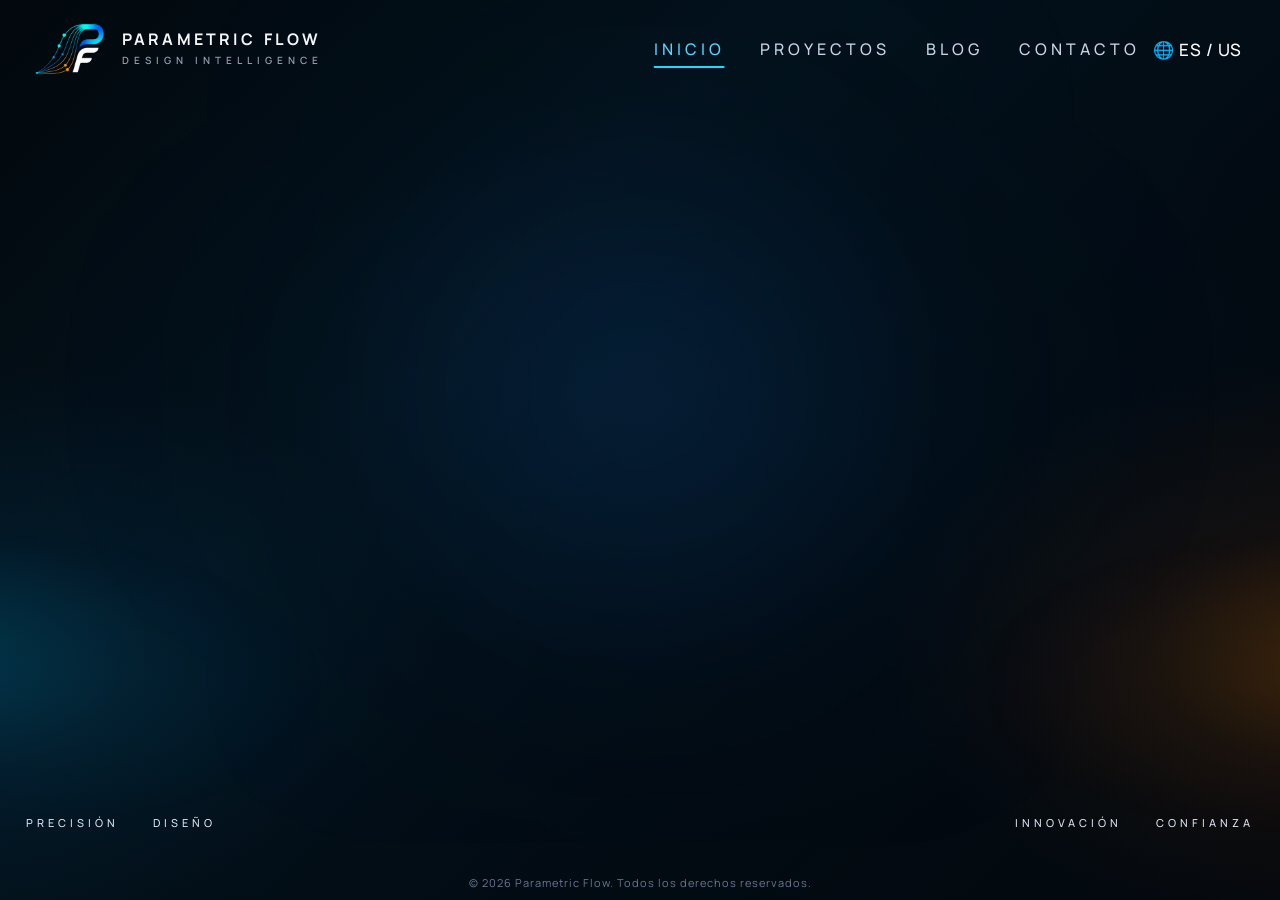
<file: index.html>
<!DOCTYPE html>
<html lang="es">

<head>

<meta charset="UTF-8">
<meta name="viewport" content="width=device-width, initial-scale=1, viewport-fit=cover">
<meta name="description" content="Parametric Flow: ingeniería mecánica, diseño paramétrico y automatización de procesos para desarrollar soluciones de ingeniería con precisión.">
<meta name="theme-color" content="#02080D">
<meta http-equiv="Content-Security-Policy" content="default-src 'self'; script-src 'self'; style-src 'self'; font-src 'self'; img-src 'self' data:; connect-src 'self' https://formspree.io; form-action 'self' https://formspree.io; base-uri 'self'; object-src 'none'">
<link rel="icon" href="assets/favicon/favicon.ico" sizes="any">
<link rel="icon" href="assets/favicon/favicon-32x32.png" type="image/png" sizes="32x32">
<link rel="icon" href="assets/favicon/favicon-16x16.png" type="image/png" sizes="16x16">
<link rel="apple-touch-icon" href="assets/favicon/apple-touch-icon.png">
<link rel="canonical" href="https://parametricflow.com/">
<meta property="og:type" content="website">
<meta property="og:site_name" content="Parametric Flow">
<meta property="og:title" content="Parametric Flow | Ingeniería Mecánica y Diseño Paramétrico">
<meta property="og:description" content="Parametric Flow: ingeniería mecánica, diseño paramétrico y automatización de procesos para desarrollar soluciones de ingeniería con precisión.">
<meta property="og:url" content="https://parametricflow.com/">
<meta property="og:image" content="https://parametricflow.com/assets/images/IMAGEN_CENTRAL.webp">
<meta name="twitter:card" content="summary_large_image">


<title>Parametric Flow | Ingeniería Mecánica y Diseño Paramétrico</title>

<link rel="stylesheet" href="css/fonts.css">

<link rel="stylesheet" href="css/common.css">
<link rel="stylesheet" href="css/contact-modal.css">

<link rel="stylesheet" href="css/home.css">



<style id="mobile-viewport-fix">
@media (max-width: 640px) {
    html, body {
        width: 100%;
        max-width: 100%;
    }

    body {
        min-height: 100vh;
        min-height: 100dvh;
        overflow: hidden;
    }

    .center-piece {
        max-width: 100vw;
        max-height: 100dvh;
    }

    .center-caption {
        max-width: calc(100vw - 32px);
    }
}
</style>

<script type="application/ld+json">
{
  "@context": "https://schema.org",
  "@type": "ProfessionalService",
  "name": "Parametric Flow",
  "url": "https://parametricflow.com/",
  "image": "https://parametricflow.com/assets/images/IMAGEN_CENTRAL.webp",
  "description": "Parametric Flow: ingeniería mecánica, diseño paramétrico y automatización de procesos para desarrollar soluciones de ingeniería con precisión.",
  "email": "hola@parametricflow.com",
  "areaServed": "MX"
}
</script>

</head>


<body>

<header class="navbar">

    <a class="logo" href="index.html">
    <picture>
        <source srcset="assets/images/logo.avif" type="image/avif">
        <img class="logo-icon" src="assets/images/logo.webp" alt="Parametric Flow — Design Intelligence" width="400" height="289" decoding="async">
    </picture>
    <div class="logo-text">
        <span class="brand">
            <span class="white">PARAMETRIC</span>
            <span class="blue">FLOW</span>
        </span>
        <span class="sub">DESIGN INTELLIGENCE</span>
    </div>
</a>

    <nav id="main-navigation" aria-label="Navegación principal">
        <a href="index.html" class="active">INICIO</a>
        <a href="proyectos.html">PROYECTOS</a>
        <a href="blog.html">BLOG</a>
        <a href="#contacto" class="js-contact-link">CONTACTO</a>
    </nav>

    <div class="header-actions">
        <button type="button" class="menu-toggle" id="menu-toggle" aria-label="Abrir menú" aria-expanded="false" aria-controls="main-navigation">
            <span></span><span></span><span></span>
        </button>
        <div class="language">
            🌐 ES / US
        </div>
    </div>

</header>

<main>

<div class="center-piece">
    <div class="center-stage">
        <picture>
            <source srcset="assets/images/IMAGEN_CENTRAL.avif" type="image/avif">
            <img src="assets/images/IMAGEN_CENTRAL.webp" alt="Elemento mecánico paramétrico" width="960" height="768" decoding="async" fetchpriority="high">
        </picture>
        <picture>
            <source srcset="assets/images/INTERCAMBIADOR.avif" type="image/avif">
            <img src="assets/images/INTERCAMBIADOR.webp" alt="Intercambiador de calor" width="960" height="640" decoding="async">
        </picture>
        <picture>
            <source srcset="assets/images/ENGRANE.avif" type="image/avif">
            <img src="assets/images/ENGRANE.webp" alt="Sistema de engranes paramétrico" width="960" height="640" decoding="async">
        </picture>
    </div>
</div>



<div class="hero-slogan">
    <h1 class="hero-tagline">
        <span>Automatización de Procesos</span>
        <span>Ingeniería Paramétrica</span>
        <span>Diseño de Soluciones</span>
    </h1>
</div>

<div class="hero-values">
    <div class="left">
        <span>PRECISIÓN</span>
        <span>DISEÑO</span>
    </div>

    <div class="right">
        <span>INNOVACIÓN</span>
        <span>CONFIANZA</span>
    </div>
</div>



</main>

<footer class="footer">
    © 2026 Parametric Flow. Todos los derechos reservados.
</footer>

<script src="js/config.js"></script>
<script src="js/contact-modal.js"></script>
<script src="js/contact-form.js"></script>
<script src="js/mobile-nav.js"></script>
<script src="js/navbar-scroll.js"></script>

</body>


</html>
</file>
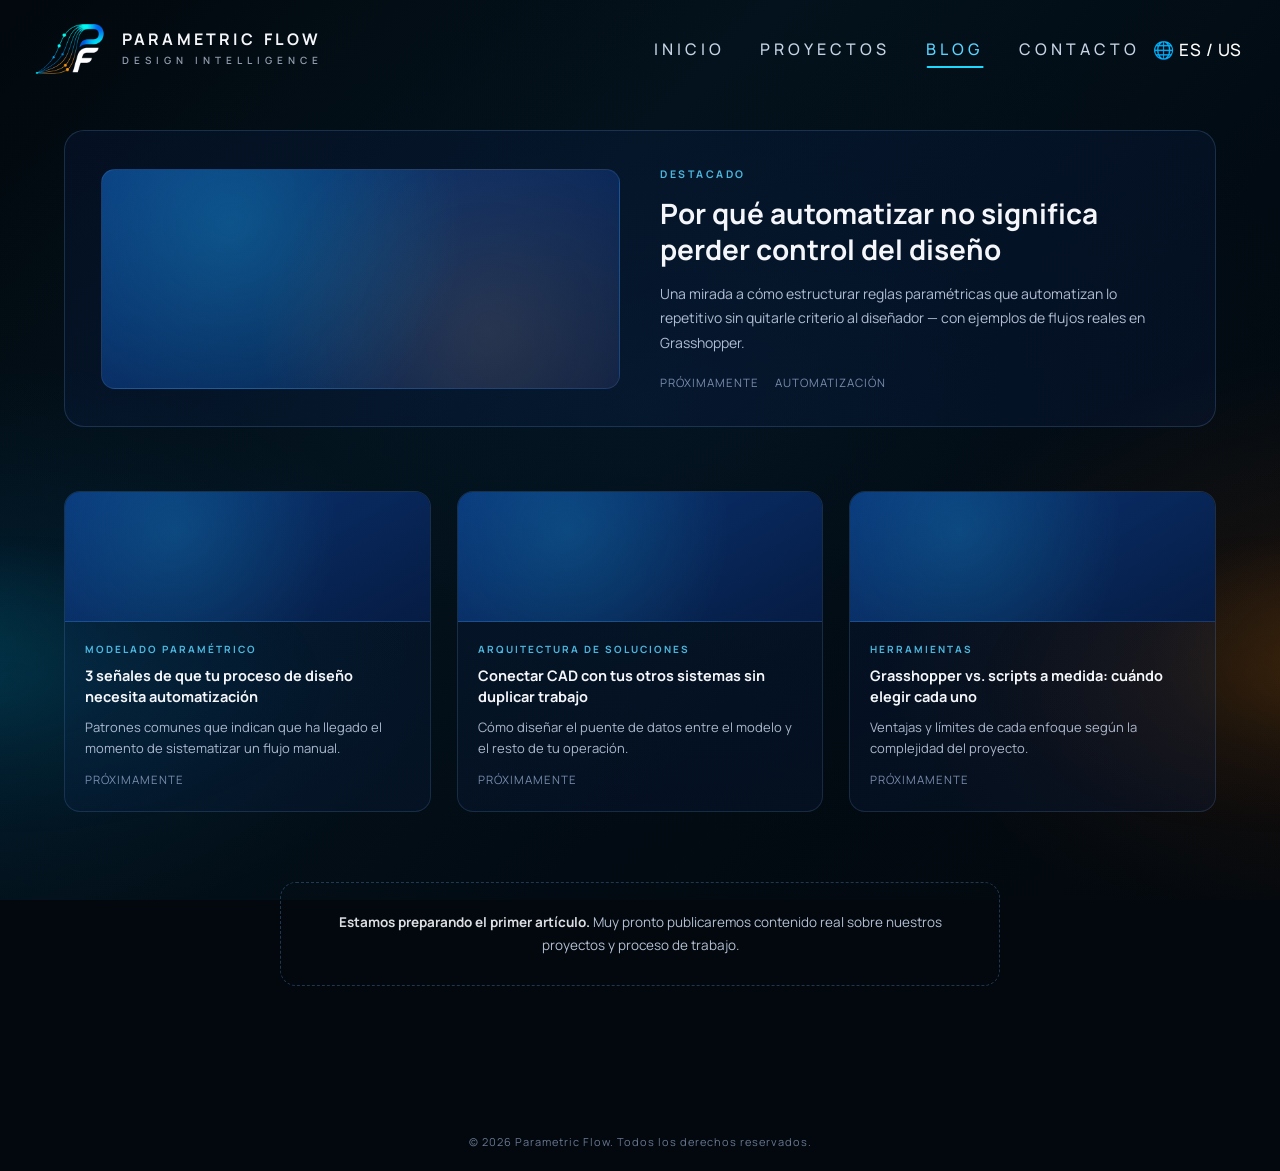
<file: blog.html>
<!DOCTYPE html>
<html lang="es">

<head>

<meta charset="UTF-8">
<meta name="viewport" content="width=device-width, initial-scale=1, viewport-fit=cover">
<meta name="description" content="Artículos sobre automatización, modelado paramétrico, arquitectura de soluciones y herramientas para diseño de ingeniería.">
<meta name="theme-color" content="#02080D">
<meta http-equiv="Content-Security-Policy" content="default-src 'self'; script-src 'self'; style-src 'self'; font-src 'self'; img-src 'self' data:; connect-src 'self' https://formspree.io; form-action 'self' https://formspree.io; base-uri 'self'; object-src 'none'">
<link rel="icon" href="assets/favicon/favicon.ico" sizes="any">
<link rel="icon" href="assets/favicon/favicon-32x32.png" type="image/png" sizes="32x32">
<link rel="icon" href="assets/favicon/favicon-16x16.png" type="image/png" sizes="16x16">
<link rel="apple-touch-icon" href="assets/favicon/apple-touch-icon.png">
<link rel="canonical" href="https://parametricflow.com/blog.html">
<meta property="og:type" content="website">
<meta property="og:site_name" content="Parametric Flow">
<meta property="og:title" content="Blog | Parametric Flow">
<meta property="og:description" content="Artículos sobre automatización, modelado paramétrico, arquitectura de soluciones y herramientas para diseño de ingeniería.">
<meta property="og:url" content="https://parametricflow.com/blog.html">
<meta property="og:image" content="https://parametricflow.com/assets/images/IMAGEN_CENTRAL.webp">
<meta name="twitter:card" content="summary_large_image">


<title>Blog | Parametric Flow</title>

<link rel="stylesheet" href="css/fonts.css">

<link rel="stylesheet" href="css/common.css">
<link rel="stylesheet" href="css/contact-modal.css">

<link rel="stylesheet" href="css/blog.css">


</head>

<body>

<header class="navbar">

    <a class="logo" href="index.html">
        <picture>
            <source srcset="assets/images/logo.avif" type="image/avif">
            <img class="logo-icon" src="assets/images/logo.webp" alt="Parametric Flow — Design Intelligence" width="400" height="289" decoding="async">
        </picture>
        <div class="logo-text">
            <span class="brand">
                <span class="white">PARAMETRIC</span>
                <span class="blue">FLOW</span>
            </span>
            <span class="sub">DESIGN INTELLIGENCE</span>
        </div>
    </a>

    <nav id="main-navigation" aria-label="Navegación principal">
        <a href="index.html">INICIO</a>
        <a href="proyectos.html">PROYECTOS</a>
        <a href="blog.html" class="active">BLOG</a>
        <a href="#contacto" class="js-contact-link">CONTACTO</a>
    </nav>

    <div class="header-actions">
        <button type="button" class="menu-toggle" id="menu-toggle" aria-label="Abrir menú" aria-expanded="false" aria-controls="main-navigation">
            <span></span><span></span><span></span>
        </button>
        <div class="language">
            🌐 ES / US
        </div>
    </div>

</header>

<main class="page-wrap">

    <div class="page-content">

        <article class="featured-post">
            <div class="featured-visual"></div>
            <div>
                <span class="post-tag">Destacado</span>
                <h2>Por qué automatizar no significa perder control del diseño</h2>
                <p>Una mirada a cómo estructurar reglas paramétricas que automatizan lo repetitivo sin quitarle criterio al diseñador — con ejemplos de flujos reales en Grasshopper.</p>
                <div class="post-meta">
                    <span>Próximamente</span>
                    <span>Automatización</span>
                </div>
            </div>
        </article>

        <div class="posts-grid">

            <article class="post-card">
                <div class="post-thumb"></div>
                <div class="post-card-body">
                    <span class="post-tag">Modelado paramétrico</span>
                    <h3>3 señales de que tu proceso de diseño necesita automatización</h3>
                    <p>Patrones comunes que indican que ha llegado el momento de sistematizar un flujo manual.</p>
                    <div class="post-meta"><span>Próximamente</span></div>
                </div>
            </article>

            <article class="post-card">
                <div class="post-thumb"></div>
                <div class="post-card-body">
                    <span class="post-tag">Arquitectura de soluciones</span>
                    <h3>Conectar CAD con tus otros sistemas sin duplicar trabajo</h3>
                    <p>Cómo diseñar el puente de datos entre el modelo y el resto de tu operación.</p>
                    <div class="post-meta"><span>Próximamente</span></div>
                </div>
            </article>

            <article class="post-card">
                <div class="post-thumb"></div>
                <div class="post-card-body">
                    <span class="post-tag">Herramientas</span>
                    <h3>Grasshopper vs. scripts a medida: cuándo elegir cada uno</h3>
                    <p>Ventajas y límites de cada enfoque según la complejidad del proyecto.</p>
                    <div class="post-meta"><span>Próximamente</span></div>
                </div>
            </article>

        </div>

        <div class="notice-box">
            <strong>Estamos preparando el primer artículo.</strong> Muy pronto publicaremos contenido real sobre nuestros proyectos y proceso de trabajo.
        </div>

    </div>

    <footer class="footer">
        © 2026 Parametric Flow. Todos los derechos reservados.
    </footer>

</main>

<script src="js/config.js"></script>
<script src="js/contact-modal.js"></script>
<script src="js/contact-form.js"></script>
<script src="js/mobile-nav.js"></script>
<script src="js/navbar-scroll.js"></script>

</body>

</html>
</file>
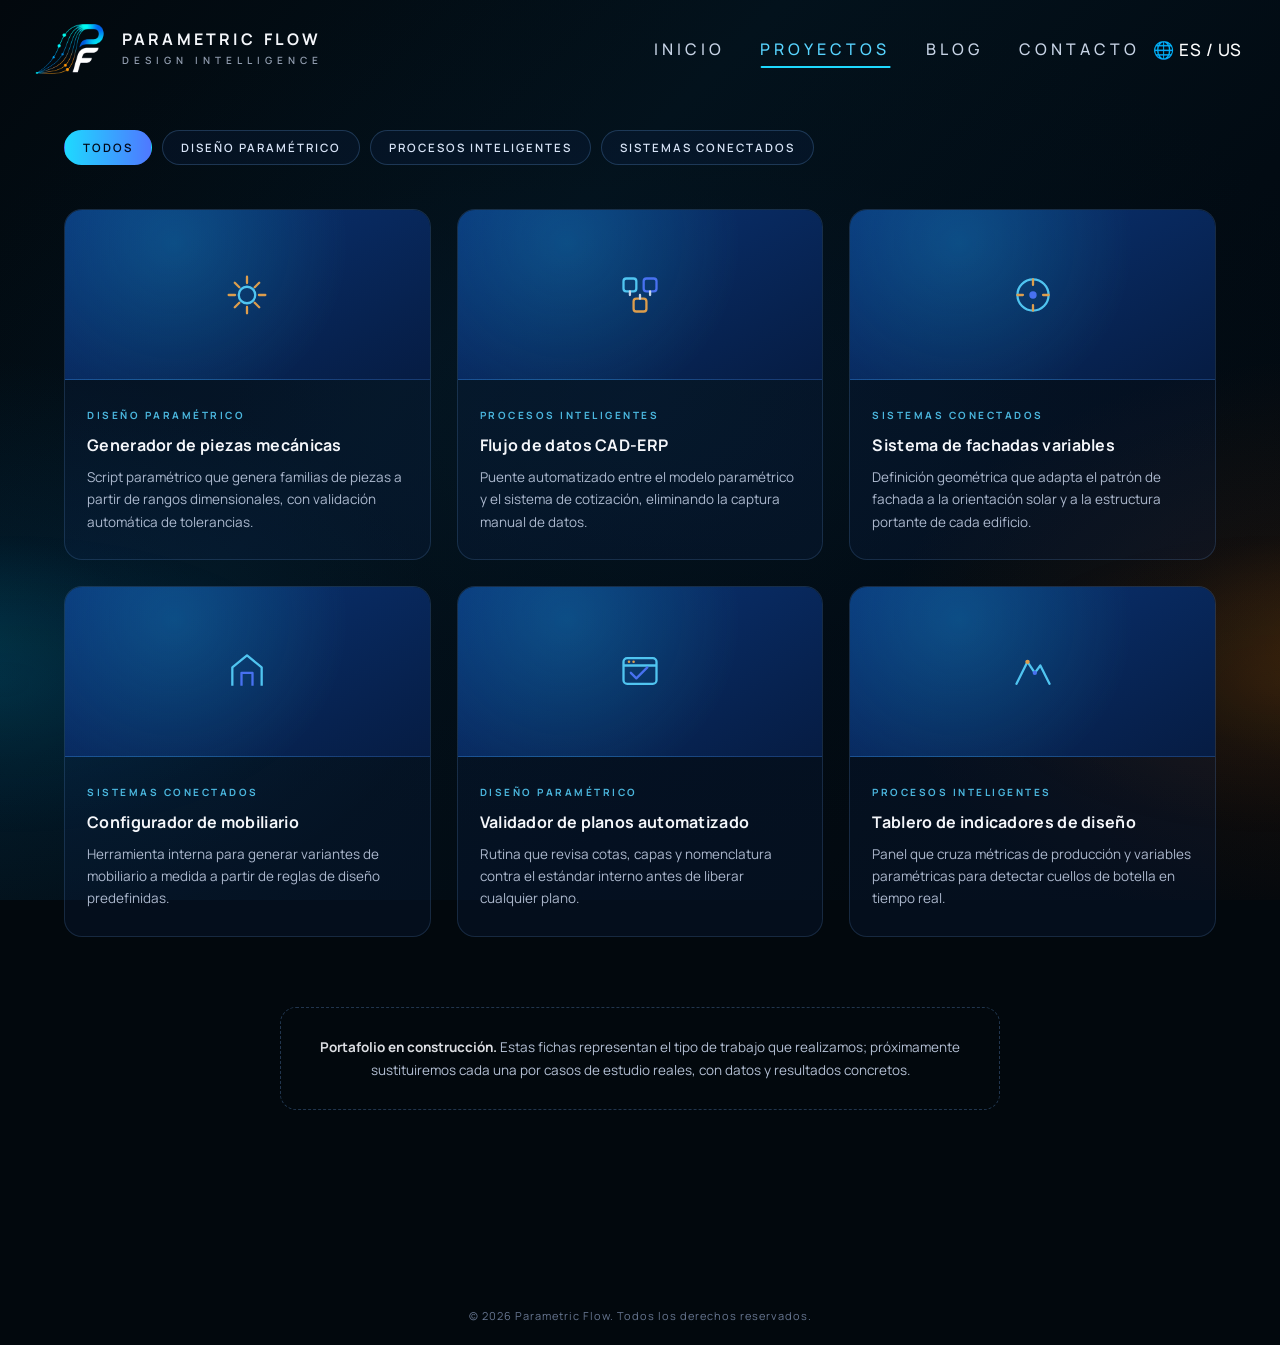
<file: proyectos.html>
<!DOCTYPE html>
<html lang="es">

<head>

<meta charset="UTF-8">
<meta name="viewport" content="width=device-width, initial-scale=1, viewport-fit=cover">
<meta name="description" content="Explora proyectos de automatización, arquitectura de soluciones y modelado paramétrico de Parametric Flow.">
<meta name="theme-color" content="#02080D">
<meta http-equiv="Content-Security-Policy" content="default-src 'self'; script-src 'self'; style-src 'self'; font-src 'self'; img-src 'self' data:; connect-src 'self' https://formspree.io; form-action 'self' https://formspree.io; base-uri 'self'; object-src 'none'">
<link rel="icon" href="assets/favicon/favicon.ico" sizes="any">
<link rel="icon" href="assets/favicon/favicon-32x32.png" type="image/png" sizes="32x32">
<link rel="icon" href="assets/favicon/favicon-16x16.png" type="image/png" sizes="16x16">
<link rel="apple-touch-icon" href="assets/favicon/apple-touch-icon.png">
<link rel="canonical" href="https://parametricflow.com/proyectos.html">
<meta property="og:type" content="website">
<meta property="og:site_name" content="Parametric Flow">
<meta property="og:title" content="Proyectos | Parametric Flow">
<meta property="og:description" content="Explora proyectos de automatización, arquitectura de soluciones y modelado paramétrico de Parametric Flow.">
<meta property="og:url" content="https://parametricflow.com/proyectos.html">
<meta property="og:image" content="https://parametricflow.com/assets/images/IMAGEN_CENTRAL.webp">
<meta name="twitter:card" content="summary_large_image">


<title>Proyectos | Parametric Flow</title>

<link rel="stylesheet" href="css/fonts.css">

<link rel="stylesheet" href="css/common.css">
<link rel="stylesheet" href="css/contact-modal.css">

<link rel="stylesheet" href="css/proyectos.css">


</head>

<body>

<header class="navbar">

    <a class="logo" href="index.html">
        <picture>
            <source srcset="assets/images/logo.avif" type="image/avif">
            <img class="logo-icon" src="assets/images/logo.webp" alt="Parametric Flow — Design Intelligence" width="400" height="289" decoding="async">
        </picture>
        <div class="logo-text">
            <span class="brand">
                <span class="white">PARAMETRIC</span>
                <span class="blue">FLOW</span>
            </span>
            <span class="sub">DESIGN INTELLIGENCE</span>
        </div>
    </a>

    <nav id="main-navigation" aria-label="Navegación principal">
        <a href="index.html">INICIO</a>
        <a href="proyectos.html" class="active">PROYECTOS</a>
        <a href="blog.html">BLOG</a>
        <a href="#contacto" class="js-contact-link">CONTACTO</a>
    </nav>

    <div class="header-actions">
        <button type="button" class="menu-toggle" id="menu-toggle" aria-label="Abrir menú" aria-expanded="false" aria-controls="main-navigation">
            <span></span><span></span><span></span>
        </button>
        <div class="language">
            🌐 ES / US
        </div>
    </div>

</header>

<main class="page-wrap">

    <div class="page-content">

        <div class="filter-row">
            <span class="filter-chip active" data-filter="todos">Todos</span>
            <span class="filter-chip" data-filter="automatizacion">Diseño Paramétrico</span>
            <span class="filter-chip" data-filter="arquitectura">Procesos Inteligentes</span>
            <span class="filter-chip" data-filter="modelado">Sistemas Conectados</span>
        </div>

        <div class="projects-grid">

            <div class="project-card" data-category="automatizacion">
                <div class="project-thumb">
                    <svg class="thumb-icon" viewBox="0 0 48 48" fill="none" xmlns="http://www.w3.org/2000/svg">
                        <circle cx="24" cy="24" r="9" stroke="#58D4FF" stroke-width="2.5"/>
                        <path d="M24 4v7M24 37v7M44 24h-7M11 24H4M37.3 10.7l-4.9 4.9M15.6 32.5l-4.9 4.9M37.3 37.3l-4.9-4.9M15.6 15.5l-4.9-4.9" stroke="#F4A94A" stroke-width="2.5" stroke-linecap="round"/>
                    </svg>
                </div>
                <div class="project-body">
                    <span class="project-tag">Diseño Paramétrico</span>
                    <h3>Generador de piezas mecánicas</h3>
                    <p>Script paramétrico que genera familias de piezas a partir de rangos dimensionales, con validación automática de tolerancias.</p>
                </div>
            </div>

            <div class="project-card" data-category="arquitectura">
                <div class="project-thumb">
                    <svg class="thumb-icon" viewBox="0 0 48 48" fill="none" xmlns="http://www.w3.org/2000/svg">
                        <rect x="6" y="6" width="14" height="14" rx="3" stroke="#58D4FF" stroke-width="2.5"/>
                        <rect x="28" y="6" width="14" height="14" rx="3" stroke="#4F78FF" stroke-width="2.5"/>
                        <rect x="17" y="28" width="14" height="14" rx="3" stroke="#F4A94A" stroke-width="2.5"/>
                        <path d="M13 20v4M35 20v4M24 24v4" stroke="#D8E4F7" stroke-width="2.5" stroke-linecap="round"/>
                    </svg>
                </div>
                <div class="project-body">
                    <span class="project-tag">Procesos Inteligentes</span>
                    <h3>Flujo de datos CAD-ERP</h3>
                    <p>Puente automatizado entre el modelo paramétrico y el sistema de cotización, eliminando la captura manual de datos.</p>
                </div>
            </div>

            <div class="project-card" data-category="modelado">
                <div class="project-thumb">
                    <svg class="thumb-icon" viewBox="0 0 48 48" fill="none" xmlns="http://www.w3.org/2000/svg">
                        <circle cx="24" cy="24" r="17" stroke="#58D4FF" stroke-width="2.5"/>
                        <path d="M24 7v6M24 35v6M7 24h6M35 24h6" stroke="#F4A94A" stroke-width="2.5" stroke-linecap="round"/>
                        <circle cx="24" cy="24" r="4" fill="#4F78FF"/>
                    </svg>
                </div>
                <div class="project-body">
                    <span class="project-tag">Sistemas Conectados</span>
                    <h3>Sistema de fachadas variables</h3>
                    <p>Definición geométrica que adapta el patrón de fachada a la orientación solar y a la estructura portante de cada edificio.</p>
                </div>
            </div>

            <div class="project-card" data-category="modelado">
                <div class="project-thumb">
                    <svg class="thumb-icon" viewBox="0 0 48 48" fill="none" xmlns="http://www.w3.org/2000/svg">
                        <path d="M8 40V20l16-13 16 13v20" stroke="#58D4FF" stroke-width="2.5" stroke-linejoin="round"/>
                        <path d="M18 40V26h12v14" stroke="#4F78FF" stroke-width="2.5" stroke-linejoin="round"/>
                    </svg>
                </div>
                <div class="project-body">
                    <span class="project-tag">Sistemas Conectados</span>
                    <h3>Configurador de mobiliario</h3>
                    <p>Herramienta interna para generar variantes de mobiliario a medida a partir de reglas de diseño predefinidas.</p>
                </div>
            </div>

            <div class="project-card" data-category="automatizacion">
                <div class="project-thumb">
                    <svg class="thumb-icon" viewBox="0 0 48 48" fill="none" xmlns="http://www.w3.org/2000/svg">
                        <rect x="6" y="10" width="36" height="28" rx="4" stroke="#58D4FF" stroke-width="2.5"/>
                        <path d="M6 18h36" stroke="#58D4FF" stroke-width="2.5"/>
                        <circle cx="12" cy="14" r="1.4" fill="#F4A94A"/>
                        <circle cx="17" cy="14" r="1.4" fill="#F4A94A"/>
                        <path d="M14 26l6 6 12-12" stroke="#4F78FF" stroke-width="2.5" stroke-linecap="round" stroke-linejoin="round"/>
                    </svg>
                </div>
                <div class="project-body">
                    <span class="project-tag">Diseño Paramétrico</span>
                    <h3>Validador de planos automatizado</h3>
                    <p>Rutina que revisa cotas, capas y nomenclatura contra el estándar interno antes de liberar cualquier plano.</p>
                </div>
            </div>

            <div class="project-card" data-category="arquitectura">
                <div class="project-thumb">
                    <svg class="thumb-icon" viewBox="0 0 48 48" fill="none" xmlns="http://www.w3.org/2000/svg">
                        <path d="M6 38L18 14l8 12 6-8 10 20" stroke="#58D4FF" stroke-width="2.5" stroke-linecap="round" stroke-linejoin="round"/>
                        <circle cx="18" cy="14" r="2.4" fill="#F4A94A"/>
                        <circle cx="26" cy="26" r="2.4" fill="#4F78FF"/>
                    </svg>
                </div>
                <div class="project-body">
                    <span class="project-tag">Procesos Inteligentes</span>
                    <h3>Tablero de indicadores de diseño</h3>
                    <p>Panel que cruza métricas de producción y variables paramétricas para detectar cuellos de botella en tiempo real.</p>
                </div>
            </div>

        </div>

        <div class="notice-box">
            <strong>Portafolio en construcción.</strong> Estas fichas representan el tipo de trabajo que realizamos; próximamente sustituiremos cada una por casos de estudio reales, con datos y resultados concretos.
        </div>

    </div>

    <footer class="footer">
        © 2026 Parametric Flow. Todos los derechos reservados.
    </footer>

</main>

<script src="js/config.js"></script>
<script src="js/contact-modal.js"></script>
<script src="js/contact-form.js"></script>
<script src="js/mobile-nav.js"></script>
<script src="js/navbar-scroll.js"></script>
<script src="js/project-filter.js"></script>

</body>

</html>
</file>
<file: css/fonts.css>
/* Manrope — alojada localmente, sin dependencia de Google Fonts */

@font-face {
    font-family: 'Manrope';
    font-style: normal;
    font-weight: 200;
    font-display: swap;
    src: url('../assets/fonts/manrope-latin-200-normal.woff2') format('woff2');
}

@font-face {
    font-family: 'Manrope';
    font-style: normal;
    font-weight: 300;
    font-display: swap;
    src: url('../assets/fonts/manrope-latin-300-normal.woff2') format('woff2');
}

@font-face {
    font-family: 'Manrope';
    font-style: normal;
    font-weight: 400;
    font-display: swap;
    src: url('../assets/fonts/manrope-latin-400-normal.woff2') format('woff2');
}

@font-face {
    font-family: 'Manrope';
    font-style: normal;
    font-weight: 500;
    font-display: swap;
    src: url('../assets/fonts/manrope-latin-500-normal.woff2') format('woff2');
}

@font-face {
    font-family: 'Manrope';
    font-style: normal;
    font-weight: 600;
    font-display: swap;
    src: url('../assets/fonts/manrope-latin-600-normal.woff2') format('woff2');
}

@font-face {
    font-family: 'Manrope';
    font-style: normal;
    font-weight: 700;
    font-display: swap;
    src: url('../assets/fonts/manrope-latin-700-normal.woff2') format('woff2');
}

@font-face {
    font-family: 'Manrope';
    font-style: normal;
    font-weight: 800;
    font-display: swap;
    src: url('../assets/fonts/manrope-latin-800-normal.woff2') format('woff2');
}
</file>
<file: css/common.css>
*{
    margin:0;
    padding:0;
    box-sizing:border-box;
}

html{
    scroll-behavior:smooth;
    overflow-y:scroll;
    overflow-x:hidden;
    background:#02080D;
}

:root{
    --nav-top:10px;
    --nav-h:78px;
    --nav-gap:14px;
    --nav-h-mobile:64px;
}

/* ==========================
   NAV MÓVIL — botón hamburguesa
   (oculto en escritorio, se activa
   en el breakpoint móvil único: 640px)
========================== */

.header-actions{
    display:flex;
    align-items:center;
    gap:12px;
}

.menu-toggle{
    display:none;
    flex-direction:column;
    justify-content:center;
    align-items:center;
    gap:5px;
    width:40px;
    height:40px;
    border-radius:10px;
    border:1px solid rgba(120,180,255,.22);
    background:rgba(15,40,90,.28);
    cursor:pointer;
    transition:.3s;
    flex-shrink:0;
}

.menu-toggle:hover{
    background:rgba(15,40,90,.42);
}

.menu-toggle span{
    display:block;
    width:18px;
    height:2px;
    border-radius:2px;
    background:#D8E4F7;
    transition:transform .3s ease,opacity .3s ease;
}

.menu-toggle.open span:nth-child(1){transform:translateY(7px) rotate(45deg);}
.menu-toggle.open span:nth-child(2){opacity:0;}
.menu-toggle.open span:nth-child(3){transform:translateY(-7px) rotate(-45deg);}

body{
    width:100%;
    max-width:100vw;
    overflow-x:hidden;
    font-family:'Manrope',sans-serif;
    color:#F4F6FA;

    /* Fondo limpio: sin mallas ni rayado */
    background:
        radial-gradient(
            ellipse 55% 45% at -5% 72%,
            rgba(0,170,230,.20) 0%,
            rgba(0,100,160,.10) 30%,
            transparent 72%
        ),
        radial-gradient(
            ellipse 50% 45% at 105% 72%,
            rgba(230,115,0,.21) 0%,
            rgba(150,65,0,.10) 30%,
            transparent 72%
        ),
        radial-gradient(
            ellipse 75% 65% at 50% 45%,
            rgba(5,32,52,.34) 0%,
            rgba(3,18,30,.20) 45%,
            transparent 75%
        ),
        linear-gradient(
            135deg,
            #02080D 0%,
            #03121C 36%,
            #020B13 66%,
            #03080D 100%
        );

    background-attachment:fixed;
    min-height:100%;
}


body::before{
    content:"";
    position:fixed;
    inset:0;
    z-index:0;
    pointer-events:none;
    background:
        radial-gradient(
            ellipse 38% 25% at 0% 76%,
            rgba(0,190,245,.07),
            transparent 72%
        ),
        radial-gradient(
            ellipse 35% 25% at 100% 76%,
            rgba(255,135,0,.07),
            transparent 72%
        );
    opacity:.9;
}

::selection{
    background:rgba(30,217,255,.28);
    color:#fff;
}

/* ==========================
   HEADER
========================== */

.navbar{
    position:fixed;
    top:var(--nav-top);
    left:50%;
    transform:translateX(-50%);
    width:98%;
    max-width:1400px;
    height:var(--nav-h);
    padding:0 4px;
    display:flex;
    justify-content:space-between;
    align-items:center;
    z-index:100;
    background:transparent;
    border:1px solid transparent;
    border-radius:16px;
    transition:background .35s ease,border-color .35s ease,box-shadow .35s ease,backdrop-filter .35s ease;
}

.navbar.scrolled{
    background:rgba(4,13,22,.72);
    border-color:rgba(120,180,255,.14);
    box-shadow:0 12px 30px rgba(0,0,0,.28);
    backdrop-filter:blur(18px);
    -webkit-backdrop-filter:blur(18px);
}

.logo{
    display:flex;
    align-items:center;
    gap:18px;
    text-decoration:none;
    margin-left:0px;
    min-width:0;
}

/* <picture> es solo un contenedor de formato (AVIF/WebP); display:contents
   evita que altere el layout flex de .logo */
.logo picture{
    display:contents;
}

.logo-icon{
    width:68px;
    height:auto;
}

.logo-text{
    display:flex;
    flex-direction:column;
    justify-content:center;
    min-width:0;
}

.brand{
    display:flex;
    gap:8px;
    font-size:16px;
    font-weight:700;
    letter-spacing:3.2px;
    text-transform:uppercase;
    line-height:1;
}

.white{color:#F4F6FA;}

.blue{
    color:#F4F6FA;
}

.sub{
    margin-top:6px;
    color:#C8D4EA;
    font-size:10px;
    font-weight:600;
    letter-spacing:5px;
    text-transform:uppercase;
    opacity:.72;
}

nav{
    position:absolute;
    left:70.5%;
    transform:translateX(-50%);
    width:clamp(360px,38vw,520px);
    display:flex;
    justify-content:space-between;
    align-items:center;
}

nav a{
    color:#D8E4F7;
    text-decoration:none;
    font-family:'Manrope',sans-serif;
    font-size:16px;
    font-weight:500;
    letter-spacing:4px;
    text-transform:uppercase;
    opacity:.92;
    transition:.35s;
    position:relative;
}

nav a:hover,
nav a.active{
    color:#58D4FF;
    opacity:1;
}

nav a.active::after{
    content:"";
    position:absolute;
    left:0;
    right:0;
    bottom:-8px;
    height:2px;
    background:#1ED9FF;
    border-radius:2px;
}

.language{
    display:flex;
    align-items:center;
    justify-content:center;
    padding:12px 20px;
    color:white;
    font-size:17px;
    font-weight:500;
    letter-spacing:1px;
    background:none;
    border:none;
    border-radius:8px;
    cursor:pointer;
    transition:.35s;
}

.language:hover{
    background:rgba(70,140,255,.12);
}

/* ==========================
   FOOTER
========================== */

.footer{
    position:relative;
    width:100%;
    text-align:center;
    color:#9FB3D9;
    font-family:'Manrope',sans-serif;
    font-size:11px;
    font-weight:400;
    letter-spacing:1px;
    opacity:.65;
    padding:28px 0 22px;
    z-index:5;
}

/* ==========================
   LAYOUT INTERIOR
========================== */

.page-wrap{
    position:relative;
    z-index:2;
    min-height:100vh;
    display:flex;
    flex-direction:column;
    padding-top:130px;
}

.page-hero{
    text-align:center;
    padding:0 24px 60px;
}

.page-hero .eyebrow{
    display:inline-block;
    color:#58D4FF;
    font-size:11px;
    font-weight:700;
    letter-spacing:4px;
    text-transform:uppercase;
    opacity:.85;
    margin-bottom:18px;
}

.page-hero h1{
    font-size:clamp(32px,5vw,52px);
    font-weight:700;
    letter-spacing:1px;
    text-transform:uppercase;
    line-height:1.15;
    color:#F4F6FA;
}

.page-hero p{
    max-width:640px;
    margin:20px auto 0;
    color:#C8D4EA;
    font-size:15px;
    font-weight:400;
    line-height:1.7;
    opacity:.9;
}

.page-content{
    flex:1;
    width:100%;
    max-width:1200px;
    margin:0 auto;
    padding:0 24px 80px;
}

/* ==========================
   MODAL
========================== */

.modal-overlay{
    position:fixed;
    inset:0;
    z-index:200;
    display:flex;
    align-items:center;
    justify-content:center;
    padding:24px;
    background:rgba(2,8,14,.68);
    backdrop-filter:blur(6px);
    -webkit-backdrop-filter:blur(6px);
    opacity:0;
    pointer-events:none;
    transition:opacity .3s ease;
}

.modal-overlay.open{
    opacity:1;
    pointer-events:auto;
}

.modal-box{
    position:relative;
    width:100%;
    max-width:560px;
    max-height:88vh;
    overflow-y:auto;
    border:1px solid rgba(120,180,255,.2);
    border-radius:20px;
    padding:40px;
    background:
        linear-gradient(160deg,rgba(18,35,55,.65),rgba(5,15,25,.9)),
        #07131D;
    box-shadow:0 30px 80px rgba(0,0,0,.5);
    transform:translateY(14px) scale(.97);
    transition:transform .3s ease;
}

.modal-overlay.open .modal-box{
    transform:translateY(0) scale(1);
}

.modal-close{
    position:absolute;
    top:18px;
    right:18px;
    width:34px;
    height:34px;
    display:flex;
    align-items:center;
    justify-content:center;
    border-radius:10px;
    border:1px solid rgba(120,180,255,.2);
    background:rgba(255,255,255,.04);
    color:#D8E4F7;
    font-size:16px;
    line-height:1;
    cursor:pointer;
    transition:.25s;
}

.modal-close:hover{
    background:rgba(88,212,255,.14);
    color:#58D4FF;
}

.modal-box .modal-eyebrow{
    display:inline-block;
    color:#58D4FF;
    font-size:11px;
    font-weight:700;
    letter-spacing:4px;
    text-transform:uppercase;
    opacity:.85;
    margin-bottom:10px;
}

.modal-box h2{
    font-size:clamp(22px,3vw,28px);
    font-weight:700;
    text-transform:uppercase;
    letter-spacing:.4px;
    margin-bottom:12px;
    color:#F4F6FA;
}

.modal-box > p{
    color:#C8D4EA;
    font-size:13.5px;
    line-height:1.7;
    opacity:.88;
    margin-bottom:26px;
}

body.modal-locked{
    overflow:hidden;
}

.form-row{
    display:grid;
    grid-template-columns:1fr 1fr;
    gap:20px;
}

.field{
    margin-bottom:20px;
}

.field label{
    display:block;
    font-size:11px;
    font-weight:700;
    letter-spacing:2px;
    text-transform:uppercase;
    color:#D8E4F7;
    opacity:.85;
    margin-bottom:9px;
}

.field input,
.field textarea{
    width:100%;
    padding:13px 15px;
    border-radius:10px;
    border:1px solid rgba(120,180,255,.24);
    background:rgba(6,20,30,.5);
    color:#F4F6FA;
    font-family:'Manrope',sans-serif;
    font-size:14px;
    outline:none;
    transition:.25s;
}

.field input::placeholder,
.field textarea::placeholder{
    color:#7B8FB8;
}

.field input:focus,
.field textarea:focus{
    border-color:#58D4FF;
    background:rgba(6,20,30,.75);
}

.field textarea{
    resize:vertical;
    min-height:110px;
}

.submit-btn{
    width:100%;
    padding:15px;
    border:none;
    border-radius:10px;
    background:linear-gradient(90deg,#1ED9FF,#F4A94A);
    color:#020817;
    font-family:'Manrope',sans-serif;
    font-size:13px;
    font-weight:700;
    letter-spacing:2px;
    text-transform:uppercase;
    cursor:pointer;
    transition:.25s;
}

.submit-btn:hover{
    filter:brightness(1.08);
}

.submit-btn:disabled{
    opacity:.6;
    cursor:not-allowed;
}

.form-status{
    margin-top:16px;
    font-size:13px;
    line-height:1.6;
    display:none;
}

.form-status.show{display:block;}
.form-status.success{color:#5CE0A0;}
.form-status.error{color:#FF8A8A;}

/* ==========================
   MÓVIL
========================== */

@media (max-width:640px){

    .navbar{
        flex-direction:row;
        justify-content:space-between;
        align-items:center;
        height:var(--nav-h-mobile);
        padding:0 12px;
        gap:0;
        border-radius:16px;
    }

    .logo{
        margin-left:0;
        gap:10px;
        min-width:0;
        flex-shrink:1;
    }

    .logo-icon{width:38px;}

    .brand{
        font-size:9px;
        letter-spacing:1px;
        gap:3px;
    }

    .sub{
        font-size:7px;
        letter-spacing:2px;
        margin-top:2px
    }

    .menu-toggle{
        display:flex;
    }

    .language{
        padding:6px 10px;
        font-size:12px;
    }

    /* nav se convierte en panel desplegable, oculto por defecto */
    nav{
        position:fixed;
        top:calc(var(--nav-top) + var(--nav-h-mobile) + 10px);
        left:50%;
        transform:translateX(-50%) translateY(-8px);
        width:min(92vw,360px);
        max-width:360px;
        flex-direction:column;
        justify-content:flex-start;
        align-items:stretch;
        gap:4px;
        padding:14px;
        border-radius:16px;
        border:1px solid rgba(120,180,255,.18);
        background:rgba(4,13,22,.86);
        backdrop-filter:blur(18px);
        -webkit-backdrop-filter:blur(18px);
        box-shadow:0 20px 50px rgba(0,0,0,.4);
        opacity:0;
        pointer-events:none;
        transition:opacity .28s ease,transform .28s ease;
        z-index:99;
    }

    nav.open{
        opacity:1;
        pointer-events:auto;
        transform:translateX(-50%) translateY(0);
    }

    nav a{
        width:100%;
        padding:12px 14px;
        border-radius:10px;
        font-size:13px;
        letter-spacing:1.5px;
        text-align:center;
    }

    nav a:hover,
    nav a.active{
        background:rgba(88,212,255,.1);
    }

    nav a.active::after{
        display:none;
    }
}


/* ==========================
   ACCESIBILIDAD Y RENDIMIENTO
========================== */

:focus-visible{
    outline:2px solid #58D4FF;
    outline-offset:3px;
}

.field input:invalid:not(:placeholder-shown),
.field textarea:invalid:not(:placeholder-shown){
    border-color:rgba(255,138,138,.75);
}

.hp-field{
    position:absolute !important;
    width:1px !important;
    height:1px !important;
    padding:0 !important;
    margin:-1px !important;
    overflow:hidden !important;
    clip:rect(0,0,0,0) !important;
    white-space:nowrap !important;
    border:0 !important;
}

@media (prefers-reduced-motion:reduce){
    *,
    *::before,
    *::after{
        animation-duration:.01ms !important;
        animation-iteration-count:1 !important;
        transition-duration:.01ms !important;
        scroll-behavior:auto !important;
    }
}


/* Mobile viewport compatibility */
@media (max-width: 640px) {
    html {
        overflow-x: hidden;
    }

    body {
        min-height: 100vh;
        min-height: 100dvh;
        overflow-x: hidden;
        background-attachment: scroll;
    }
}
</file>
<file: css/contact-modal.css>
/* ======================================
   MODAL DE CONTACTO — overrides visuales
   ======================================
   common.css define la apariencia BASE de .modal-box, .field,
   .submit-btn, etc. (compartida por cualquier modal del sitio).
   Este archivo sólo contiene las particularidades visuales propias
   del modal de contacto.
====================================== */

.contact-modal-overlay .modal-box{
    background:#0b1b36;
    max-width:508px;
    padding:40px 36px;
}

.contact-modal-overlay .modal-close{
    color:#ffffff;
}

.contact-modal-overlay h2{
    color:#ffffff;
    margin:0 0 12px;
}

.contact-modal-overlay .modal-box > p{
    color:#a8bcd6;
    margin:0 0 28px;
}

.contact-modal-overlay .form-row{
    display:block;
}

.contact-modal-overlay .field label{
    color:#a8bcd6;
    letter-spacing:.5px;
    font-size:13px;
    font-weight:600;
    margin-bottom:8px;
    opacity:1;
}

.contact-modal-overlay .field input,
.contact-modal-overlay .field textarea{
    background:#0f2545;
    border:1px solid #1c3a63;
    border-radius:6px;
    color:#ffffff;
    padding:12px 14px;
}

.contact-modal-overlay .field textarea{
    min-height:120px;
}

.contact-modal-overlay #modal-name,
.contact-modal-overlay #modal-email,
.contact-modal-overlay #modal-message{
    border-color:#2196f3;
}

.contact-modal-overlay .field input:focus,
.contact-modal-overlay .field textarea:focus{
    border-color:#1c3a63;
    background:#0f2545;
}

.contact-modal-overlay #modal-name:focus,
.contact-modal-overlay #modal-email:focus,
.contact-modal-overlay #modal-message:focus{
    border-color:#2196f3;
}

.contact-modal-overlay .submit-btn{
    background:#1e6fd9;
    color:#ffffff;
    border-radius:6px;
    padding:14px;
    letter-spacing:.5px;
}
</file>
<file: css/home.css>
html{
    height:100%;
}

body{
    width:100%;
    height:100%;
    overflow:hidden;
}

/* ==========================
   Contenedor Central
========================== */

.center-piece{

    position:absolute;
    inset:0;
    display:flex;
    justify-content:center;
    align-items:center;
    transform:translateY(-58px);
    z-index:5;
    pointer-events:none;
    overflow:hidden;

}

.center-piece::before{

    content:"";
    position:absolute;
    left:50%;
    top:50%;
    width:480px;
    height:480px;
    border-radius:50%;
    background:radial-gradient(circle,
        rgba(35,150,255,.14) 0%,
        rgba(30,110,255,.08) 45%,
        transparent 75%);
    filter:blur(120px);
    transform:translate(-50%,-50%);
    z-index:-2;

}

.center-piece::after{

    content:"";
    position:absolute;
    left:50%;
    top:50%;
    width:720px;
    height:720px;
    border-radius:50%;
    background:radial-gradient(circle,
        rgba(255,255,255,.02) 0%,
        rgba(80,140,255,.02) 40%,
        transparent 75%);
    filter:blur(220px);
    transform:translate(-50%,-50%);
    z-index:-3;

}

/* ==========================
   Imagen
========================== */

/* Contenedor que fija el tamaño y la posición exactos
   compartidos por las 3 imágenes centrales (crossfade) */
.center-stage{

    position:relative;
    width:min(32.5vw,480px);
    height:min(32.5vw,480px);

    animation:float 10s cubic-bezier(.45,.05,.55,.95) infinite;

}

/* <picture> es solo un contenedor de formatos (AVIF/WebP); display:contents
   lo saca de la caja visual para que el <img> se posicione exactamente
   igual que antes, directamente respecto a .center-stage */
.center-stage picture{
    display:contents;
}

.center-stage picture img{

    position:absolute;
    inset:0;
    width:100%;
    height:100%;

    object-fit:contain;

    filter:

       drop-shadow(0 0 18px rgba(0,180,255,.28))
       drop-shadow(0 0 55px rgba(0,120,255,.24))
       drop-shadow(0 30px 80px rgba(0,0,0,.55));

    opacity:0;
    animation:crossfade 12s ease-in-out infinite;

}

/* Cada imagen ocupa su tercio del ciclo de 12s (4s c/u),
   con solape para que el cambio sea un fundido suave. */
.center-stage picture:nth-child(1) img{ animation-delay:0s; }
.center-stage picture:nth-child(2) img{ animation-delay:-8s; }
.center-stage picture:nth-child(3) img{ animation-delay:-4s; }

/* ==========================
   Animaciones
========================== */

@keyframes crossfade{

    0%,100%{
        opacity:0;
    }

    4%{
        opacity:1;
    }

    28%{
        opacity:1;
    }

    34%{
        opacity:0;
    }

}

@keyframes float{

    0%{
        transform:translate3d(0,0,0) rotate(-0.25deg);
    }

    25%{
        transform:translate3d(-3px,-6px,0) rotate(0deg);
    }

    50%{
        transform:translate3d(0,-12px,0) rotate(.25deg);
    }

    75%{
        transform:translate3d(3px,-6px,0) rotate(0deg);
    }

    100%{
        transform:translate3d(0,0,0) rotate(-0.25deg);
    }

}

/*======================================
            VALORES
======================================*/

.hero-values{

    position:absolute;
    left:50%;
    bottom:70px;
    transform:translateX(-50%);
    width:96%;
    display:flex;
    justify-content:space-between;
    align-items:center;
    z-index:20;
    pointer-events:none;

}

.hero-values .left,
.hero-values .right{

    display:flex;
    gap:34px;

}

.hero-values span{

    color:#EAF2FF;
    font-size:11px;
    font-weight:500;
    letter-spacing:4px;
    text-transform:uppercase;
    opacity:.92;

}

/*======================================
            ESLOGAN
======================================*/

.hero-slogan{

    position:absolute;
    left:50%;
    top:calc(50% + 182px);
    transform:translateX(-50%);
    width:100%;
    text-align:center;
    z-index:15;
    pointer-events:none;

}

/* ---- Frase principal rotativa sincronizada con el crossfade de las 3 imágenes
   de .center-stage (misma animación, misma duración y
   mismos delays) ---- */

.hero-tagline{

    position:relative;
    height:clamp(32px,4.6vw,50px);
    margin:0;

}

.hero-tagline span{

    position:absolute;
    inset:0;
    display:flex;
    align-items:center;
    justify-content:center;

    color:#F4F6FA;
    font-family:'Manrope',sans-serif;
    font-size:clamp(22px,3.2vw,42px);
    font-weight:600;
    line-height:1;
    letter-spacing:5px;
    text-transform:uppercase;
    white-space:nowrap;

    text-shadow:
        0 0 14px rgba(0,170,255,.35),
        0 0 38px rgba(0,110,255,.2);

    opacity:0;
    animation:crossfade 12s ease-in-out infinite;

}

.hero-tagline span:nth-child(1){ animation-delay:0s; }
.hero-tagline span:nth-child(2){ animation-delay:-8s; }
.hero-tagline span:nth-child(3){ animation-delay:-4s; }

.footer{
    position:absolute;
    bottom:10px;
    left:50%;
    transform:translateX(-50%);
    padding:0;
    pointer-events:none;
}

/* ==========================
   MÓVIL (mismo breakpoint que common.css: 640px)
========================== */

@media (max-width:640px){

    .center-piece{
        transform:translateY(-70px);
    }

    .center-piece::before{
        width:300px;
        height:300px;
    }

    .center-piece::after{
        width:420px;
        height:420px;
    }

    .center-stage{
        width:min(58vw,300px);
        height:min(58vw,300px);
    }

    .hero-slogan{
        top:calc(50% + 132px);
        padding:0 20px;
    }

    .hero-tagline{
        height:66px;
    }

    .hero-tagline span{
        font-size:clamp(18px,5.4vw,26px);
        font-weight:600;
        white-space:normal;
        letter-spacing:1.5px;
        line-height:1.25;
        padding:0 20px;
        text-align:center;
    }

    .hero-values{
        bottom:52px;
        width:92%;
        flex-wrap:wrap;
        row-gap:10px;
    }

    .hero-values .left,
    .hero-values .right{
        gap:16px;
    }

    .hero-values span{
        font-size:8.5px;
        letter-spacing:2px;
    }

}
</file>
<file: css/blog.css>
.featured-post{
    display:grid;
    grid-template-columns:1fr 1fr;
    gap:40px;
    align-items:center;
    border:1px solid rgba(120,180,255,.18);
    border-radius:20px;
    padding:36px;
    background:rgba(15,40,90,.22);
    margin-bottom:64px;
}

.featured-visual{
    height:220px;
    border-radius:14px;
    position:relative;
    overflow:hidden;
    background:
        radial-gradient(circle at 25% 25%,rgba(30,217,255,.22),transparent 55%),
        radial-gradient(circle at 75% 75%,rgba(244,169,74,.14),transparent 55%),
        linear-gradient(150deg,#0A3578,#061C43);
    border:1px solid rgba(120,180,255,.14);
}

.featured-post .post-tag{
    color:#58D4FF;
    font-size:10.5px;
    font-weight:700;
    letter-spacing:2.5px;
    text-transform:uppercase;
    opacity:.85;
    margin-bottom:14px;
    display:block;
}

.featured-post h2{
    font-size:clamp(20px,2.6vw,28px);
    font-weight:700;
    line-height:1.3;
    margin-bottom:14px;
    color:#F4F6FA;
}

.featured-post p{
    color:#C8D4EA;
    font-size:14px;
    line-height:1.75;
    opacity:.88;
    margin-bottom:20px;
}

.post-meta{
    display:flex;
    gap:16px;
    color:#9FB3D9;
    font-size:11.5px;
    letter-spacing:1px;
    text-transform:uppercase;
    opacity:.75;
}

.posts-grid{
    display:grid;
    grid-template-columns:repeat(3,1fr);
    gap:26px;
    margin-bottom:70px;
}

.post-card{
    border:1px solid rgba(120,180,255,.16);
    border-radius:16px;
    overflow:hidden;
    background:rgba(15,40,90,.2);
    transition:.3s;
}

.post-card:hover{
    transform:translateY(-6px);
    border-color:rgba(88,212,255,.4);
    background:rgba(15,40,90,.32);
}

.post-thumb{
    height:130px;
    background:
        radial-gradient(circle at 30% 30%,rgba(30,217,255,.16),transparent 60%),
        linear-gradient(150deg,#0A3578,#061C43);
    border-bottom:1px solid rgba(120,180,255,.14);
}

.post-card-body{
    padding:20px 20px 24px;
}

.post-card .post-tag{
    color:#58D4FF;
    font-size:10px;
    font-weight:700;
    letter-spacing:2px;
    text-transform:uppercase;
    opacity:.85;
    margin-bottom:10px;
    display:block;
}

.post-card h3{
    font-size:14.5px;
    font-weight:700;
    line-height:1.4;
    margin-bottom:10px;
    color:#F4F6FA;
}

.post-card p{
    font-size:13px;
    color:#C8D4EA;
    line-height:1.6;
    opacity:.85;
    margin-bottom:14px;
}

.notice-box{
    border:1px dashed rgba(120,180,255,.3);
    border-radius:16px;
    padding:28px 26px;
    text-align:center;
    color:#C8D4EA;
    font-size:13.5px;
    line-height:1.7;
    max-width:720px;
    margin:0 auto 40px;
    opacity:.9;
}

.notice-box strong{
    color:#F4F6FA;
}

/* ==========================
   MÓVIL (mismo breakpoint que common.css: 640px)
========================== */

@media (max-width:640px){

    .featured-post{
        grid-template-columns:1fr;
        gap:22px;
        padding:22px;
        margin-bottom:40px;
    }

    .featured-visual{
        height:170px;
    }

    .posts-grid{
        grid-template-columns:1fr;
        gap:18px;
        margin-bottom:44px;
    }

    .notice-box{
        padding:22px 18px;
        margin:0 auto 28px;
    }

}
</file>
<file: css/proyectos.css>
.filter-row{
    display:flex;
    flex-wrap:wrap;
    gap:10px;
    margin-bottom:44px;
}

.filter-chip{
    padding:9px 18px;
    border-radius:999px;
    border:1px solid rgba(120,180,255,.22);
    color:#D8E4F7;
    font-size:11.5px;
    font-weight:600;
    letter-spacing:2px;
    text-transform:uppercase;
    background:rgba(15,40,90,.2);
    cursor:pointer;
    user-select:none;
}

.filter-chip.active{
    color:#020817;
    background:linear-gradient(90deg,#1ED9FF,#4F78FF);
    border-color:transparent;
}

.projects-grid{
    display:grid;
    grid-template-columns:repeat(3,1fr);
    gap:26px;
    margin-bottom:70px;
}

.project-card{
    border:1px solid rgba(120,180,255,.16);
    border-radius:18px;
    overflow:hidden;
    background:rgba(15,40,90,.2);
    transition:.35s;
}

.project-card:hover{
    transform:translateY(-6px);
    border-color:rgba(88,212,255,.4);
    background:rgba(15,40,90,.34);
}

.project-thumb{
    height:170px;
    position:relative;
    display:flex;
    align-items:center;
    justify-content:center;
    background:
        radial-gradient(circle at 30% 20%,rgba(30,217,255,.18),transparent 60%),
        linear-gradient(150deg,#0A3578,#061C43);
    border-bottom:1px solid rgba(120,180,255,.14);
}

.project-thumb .thumb-icon{
    width:44px;
    height:44px;
    opacity:.9;
}

.project-body{
    padding:22px 22px 26px;
}

.project-tag{
    display:inline-block;
    color:#58D4FF;
    font-size:10px;
    font-weight:700;
    letter-spacing:2.5px;
    text-transform:uppercase;
    opacity:.85;
    margin-bottom:12px;
}

.project-body h3{
    font-size:16px;
    font-weight:700;
    letter-spacing:.3px;
    margin-bottom:10px;
    color:#F4F6FA;
}

.project-body p{
    font-size:13.5px;
    color:#C8D4EA;
    line-height:1.65;
    opacity:.86;
}

.notice-box{
    border:1px dashed rgba(120,180,255,.3);
    border-radius:16px;
    padding:28px 26px;
    text-align:center;
    color:#C8D4EA;
    font-size:13.5px;
    line-height:1.7;
    max-width:720px;
    margin:0 auto 90px;
    opacity:.9;
}

.notice-box strong{
    color:#F4F6FA;
}

.cta-band{
    text-align:center;
    padding:50px 24px 10px;
    border-top:1px solid rgba(120,180,255,.14);
}

.cta-band h2{
    font-size:clamp(20px,3vw,28px);
    font-weight:700;
    text-transform:uppercase;
    letter-spacing:.5px;
    margin-bottom:16px;
}

.cta-band p{
    color:#C8D4EA;
    font-size:14px;
    max-width:520px;
    margin:0 auto 26px;
    opacity:.88;
}

.cta-btn{
    display:inline-block;
    padding:14px 34px;
    border-radius:999px;
    background:linear-gradient(90deg,#1ED9FF,#4F78FF);
    color:#020817;
    font-size:12.5px;
    font-weight:700;
    letter-spacing:2px;
    text-transform:uppercase;
    text-decoration:none;
    transition:.3s;
}

.cta-btn:hover{
    filter:brightness(1.08);
    transform:translateY(-2px);
}

/* ==========================
   MÓVIL (mismo breakpoint que common.css: 640px)
========================== */

@media (max-width:640px){

    .filter-row{
        gap:8px;
        margin-bottom:32px;
    }

    .filter-chip{
        padding:8px 14px;
        font-size:10.5px;
    }

    .projects-grid{
        grid-template-columns:1fr;
        gap:18px;
        margin-bottom:44px;
    }

    .notice-box{
        padding:22px 18px;
        margin:0 auto 50px;
    }

    .cta-band{
        padding:34px 16px 10px;
    }

}
</file>
